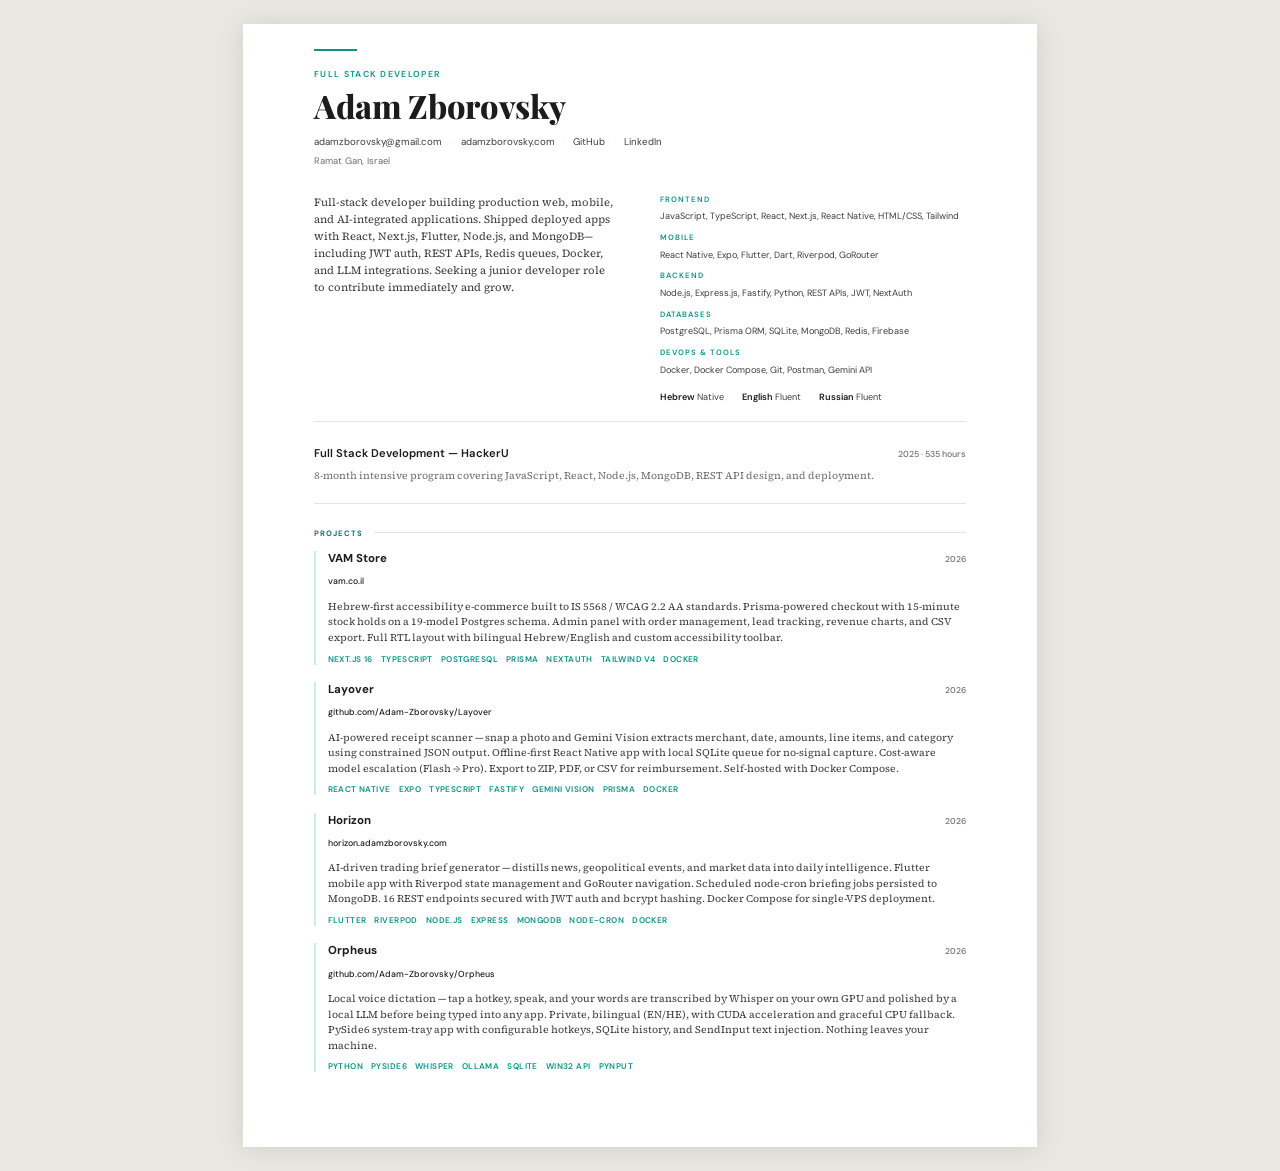
<file: CV_Adam_Zborovsky.html>
<!DOCTYPE html>
<html lang="en">
<head>
<meta charset="UTF-8">
<meta name="viewport" content="width=device-width, initial-scale=1.0">
<title>Adam Zborovsky — Full Stack Developer</title>
<link rel="preconnect" href="https://fonts.googleapis.com">
<link rel="preconnect" href="https://fonts.gstatic.com" crossorigin>
<link href="https://fonts.googleapis.com/css2?family=Playfair+Display:wght@800&family=DM+Sans:wght@400;500;600;700&family=Source+Serif+4:opsz,wght@8..60,400&display=swap" rel="stylesheet">
<style>
  :root{
    --teal:#0d9488;
    --teal-dark:#0f766e;
    --teal-light:#cceae7;
    --divider:#e8e6e1;
    --ink:#1c1c1e;
    --body-dark:#3e3e42;
    --body-light:#6e6e73;

    --font-display:'Playfair Display', Georgia, serif;
    --font-sans:'DM Sans', Arial, sans-serif;
    --font-serif:'Source Serif 4', Georgia, serif;
  }

  *{ box-sizing:border-box; }

  html{ background:#e9e7e2; }

  body{
    margin:0;
    font-family: var(--font-sans);
    -webkit-font-smoothing: antialiased;
    text-rendering: optimizeLegibility;
  }

  .page{
    width:594.96pt;
    max-width:100%;
    min-height:841.92pt;
    margin:24px auto;
    background:#ffffff;
    padding:19pt 53pt 24pt 53pt;
    box-shadow:0 2px 24px rgba(0,0,0,0.10);
  }

  /* ---------- Header ---------- */

  .accent-tick{
    width:32.25pt;
    height:1.5pt;
    background:var(--teal);
    margin-bottom:13pt;
  }

  .eyebrow{
    margin:0;
    font-family:var(--font-sans);
    font-weight:600;
    font-size:6.56pt;
    line-height:1.3;
    letter-spacing:0.15em;
    text-transform:uppercase;
    color:var(--teal);
  }

  h1.name{
    margin:7pt 0 0 0;
    font-family:var(--font-display);
    font-weight:800;
    font-size:24.38pt;
    line-height:1.05;
    color:var(--ink);
    letter-spacing:-0.01em;
  }

  p.contact{
    margin:9pt 0 0 0;
    font-family:var(--font-sans);
    font-weight:400;
    font-size:7.31pt;
    color:var(--body-dark);
  }
  p.contact a{
    color:var(--body-dark);
    text-decoration:none;
  }
  p.contact a:hover{ text-decoration:underline; }
  p.contact .dot{
    color:var(--teal-light);
    margin:0 4pt;
  }

  p.location{
    margin:5pt 0 0 0;
    font-family:var(--font-sans);
    font-weight:400;
    font-size:7.03pt;
    color:var(--body-light);
  }

  /* ---------- Intro grid: summary + skills ---------- */

  .intro-grid{
    margin-top:20pt;
    display:grid;
    grid-template-columns: 227pt 1fr;
    column-gap:32.6pt;
    align-items:start;
  }

  .summary p{
    margin:0;
    font-family:var(--font-serif);
    font-weight:400;
    font-size:8.25pt;
    line-height:1.55;
    color:var(--body-dark);
  }

  .skills{
    display:flex;
    flex-direction:column;
  }

  .skill-row{
    margin-bottom:7pt;
  }
  .skill-row:last-of-type{ margin-bottom:0; }

  .skill-label{
    display:block;
    font-family:var(--font-sans);
    font-weight:600;
    font-size:5.81pt;
    letter-spacing:0.13em;
    text-transform:uppercase;
    color:var(--teal);
    margin-bottom:5pt;
  }

  .skill-list{
    display:block;
    font-family:var(--font-sans);
    font-weight:400;
    font-size:6.84pt;
    line-height:1.35;
    color:var(--body-dark);
  }

  .languages{
    margin-top:4pt;
    font-family:var(--font-sans);
    font-size:6.84pt;
    color:var(--body-dark);
  }
  .languages span{ margin-right:12pt; }
  .languages span:last-child{ margin-right:0; }
  .languages strong{
    font-weight:600;
    color:var(--ink);
  }

  /* ---------- Dividers ---------- */

  .divider{
    border:none;
    height:0.75pt;
    background:var(--divider);
    margin:14pt 0 18pt 0;
  }

  /* ---------- Education ---------- */

  .edu-header{
    display:flex;
    justify-content:space-between;
    align-items:baseline;
    gap:12pt;
  }
  .edu-header h2{
    margin:0;
    font-family:var(--font-sans);
    font-weight:600;
    font-size:8.44pt;
    color:var(--ink);
  }
  .edu-date{
    font-family:var(--font-sans);
    font-weight:500;
    font-size:6.56pt;
    color:var(--body-light);
    white-space:nowrap;
  }

  p.edu-desc{
    margin:6pt 0 0 0;
    font-family:var(--font-serif);
    font-weight:400;
    font-size:7.69pt;
    line-height:1.55;
    color:var(--body-light);
  }

  /* ---------- Projects ---------- */

  .section-heading{
    display:flex;
    align-items:center;
    gap:8pt;
    margin-bottom:10pt;
  }
  .section-heading span{
    font-family:var(--font-sans);
    font-weight:700;
    font-size:5.81pt;
    letter-spacing:0.13em;
    text-transform:uppercase;
    color:var(--teal-dark);
    white-space:nowrap;
  }
  .section-heading .rule{
    flex:1 1 auto;
    height:0.75pt;
    background:var(--divider);
  }

  .project{
    border-left:1.5pt solid var(--teal-light);
    padding-left:8.65pt;
    margin-bottom:13pt;
  }
  .project:last-child{ margin-bottom:0; }

  .project-header{
    display:flex;
    justify-content:space-between;
    align-items:baseline;
    gap:12pt;
  }
  .project-header h3{
    margin:0;
    font-family:var(--font-sans);
    font-weight:700;
    font-size:8.62pt;
    color:var(--ink);
  }
  .project-year{
    font-family:var(--font-sans);
    font-weight:500;
    font-size:6.38pt;
    color:var(--body-light);
    white-space:nowrap;
  }

  a.project-link{
    display:inline-block;
    margin-top:7pt;
    font-family:var(--font-sans);
    font-weight:500;
    font-size:6.56pt;
    color:var(--ink);
    text-decoration:none;
  }
  a.project-link:hover{ text-decoration:underline; }

  p.project-desc{
    margin:7pt 0 0 0;
    font-family:var(--font-serif);
    font-weight:400;
    font-size:7.69pt;
    line-height:1.52;
    color:var(--body-dark);
  }

  .tags{
    margin-top:6pt;
    display:flex;
    flex-wrap:wrap;
    row-gap:3pt;
    column-gap:6pt;
  }
  .tags span{
    font-family:var(--font-sans);
    font-weight:600;
    font-size:6.19pt;
    letter-spacing:0.05em;
    text-transform:uppercase;
    color:var(--teal);
    white-space:nowrap;
  }

  /* ---------- Print ---------- */

  @page{
    size:A4;
    margin:0;
  }
  @media print{
    html{ background:#fff; }
    body{ margin:0; }
    .page{
      margin:0 auto;
      box-shadow:none;
      width:100%;
      min-height:0;
    }
  }
</style>
</head>
<body>
<div class="page">

  <header>
    <div class="accent-tick"></div>
    <p class="eyebrow">Full Stack Developer</p>
    <h1 class="name">Adam Zborovsky</h1>
    <p class="contact">
      <a href="mailto:adamzborovsky@gmail.com" target="_blank">adamzborovsky@gmail.com</a>
      <span class="dot">·</span>
      <a href="https://adamzborovsky.com/" target="_blank">adamzborovsky.com</a>
      <span class="dot">·</span>
      <a href="https://github.com/Adam-Zborovsky" target="_blank">GitHub</a>
      <span class="dot">·</span>
      <a href="https://linkedin.com/in/adam-zborovsky" target="_blank">LinkedIn</a>
    </p>
    <p class="location">Ramat Gan, Israel</p>
  </header>

  <section class="intro-grid">
    <div class="summary">
      <p>Full-stack developer building production web, mobile, and AI-integrated applications. Shipped deployed apps with React, Next.js, Flutter, Node.js, and MongoDB—including JWT auth, REST APIs, Redis queues, Docker, and LLM integrations. Seeking a junior developer role to contribute immediately and grow.</p>
    </div>

    <div class="skills">
      <div class="skill-row">
        <span class="skill-label">Frontend</span>
        <span class="skill-list">JavaScript, TypeScript, React, Next.js, React Native, HTML/CSS, Tailwind</span>
      </div>
      <div class="skill-row">
        <span class="skill-label">Mobile</span>
        <span class="skill-list">React Native, Expo, Flutter, Dart, Riverpod, GoRouter</span>
      </div>
      <div class="skill-row">
        <span class="skill-label">Backend</span>
        <span class="skill-list">Node.js, Express.js, Fastify, Python, REST APIs, JWT, NextAuth</span>
      </div>
      <div class="skill-row">
        <span class="skill-label">Databases</span>
        <span class="skill-list">PostgreSQL, Prisma ORM, SQLite, MongoDB, Redis, Firebase</span>
      </div>
      <div class="skill-row">
        <span class="skill-label">Devops &amp; Tools</span>
        <span class="skill-list">Docker, Docker Compose, Git, Postman, Gemini API</span>
      </div>

      <div class="languages">
        <span><strong>Hebrew</strong> Native</span>
        <span><strong>English</strong> Fluent</span>
        <span><strong>Russian</strong> Fluent</span>
      </div>
    </div>
  </section>

  <hr class="divider">

  <section class="education">
    <div class="edu-header">
      <h2>Full Stack Development — HackerU</h2>
      <span class="edu-date">2025 · 535 hours</span>
    </div>
    <p class="edu-desc">8-month intensive program covering JavaScript, React, Node.js, MongoDB, REST API design, and deployment.</p>
  </section>

  <hr class="divider">

  <section class="projects">
    <div class="section-heading">
      <span>Projects</span>
      <div class="rule"></div>
    </div>

    <article class="project">
      <div class="project-header">
        <h3>VAM Store</h3>
        <span class="project-year">2026</span>
      </div>
      <a class="project-link" href="https://vam.co.il" target="_blank">vam.co.il</a>
      <p class="project-desc">Hebrew-first accessibility e-commerce built to IS&nbsp;5568 / WCAG&nbsp;2.2&nbsp;AA standards. Prisma-powered checkout with 15-minute stock holds on a 19-model Postgres schema. Admin panel with order management, lead tracking, revenue charts, and CSV export. Full RTL layout with bilingual Hebrew/English and custom accessibility toolbar.</p>
      <div class="tags">
        <span>Next.js 16</span>
        <span>TypeScript</span>
        <span>PostgreSQL</span>
        <span>Prisma</span>
        <span>NextAuth</span>
        <span>Tailwind V4</span>
        <span>Docker</span>
      </div>
    </article>

    <article class="project">
      <div class="project-header">
        <h3>Layover</h3>
        <span class="project-year">2026</span>
      </div>
      <a class="project-link" href="https://github.com/Adam-Zborovsky/Layover" target="_blank">github.com/Adam-Zborovsky/Layover</a>
      <p class="project-desc">AI-powered receipt scanner — snap a photo and Gemini Vision extracts merchant, date, amounts, line items, and category using constrained JSON output. Offline-first React Native app with local SQLite queue for no-signal capture. Cost-aware model escalation (Flash&nbsp;→&nbsp;Pro). Export to ZIP, PDF, or CSV for reimbursement. Self-hosted with Docker Compose.</p>
      <div class="tags">
        <span>React Native</span>
        <span>Expo</span>
        <span>TypeScript</span>
        <span>Fastify</span>
        <span>Gemini Vision</span>
        <span>Prisma</span>
        <span>Docker</span>
      </div>
    </article>

    <article class="project">
      <div class="project-header">
        <h3>Horizon</h3>
        <span class="project-year">2026</span>
      </div>
      <a class="project-link" href="https://horizon.adamzborovsky.com/" target="_blank">horizon.adamzborovsky.com</a>
      <p class="project-desc">AI-driven trading brief generator — distills news, geopolitical events, and market data into daily intelligence. Flutter mobile app with Riverpod state management and GoRouter navigation. Scheduled node-cron briefing jobs persisted to MongoDB. 16 REST endpoints secured with JWT auth and bcrypt hashing. Docker Compose for single-VPS deployment.</p>
      <div class="tags">
        <span>Flutter</span>
        <span>Riverpod</span>
        <span>Node.js</span>
        <span>Express</span>
        <span>MongoDB</span>
        <span>Node-cron</span>
        <span>Docker</span>
      </div>
    </article>

    <article class="project">
      <div class="project-header">
        <h3>Orpheus</h3>
        <span class="project-year">2026</span>
      </div>
      <a class="project-link" href="https://github.com/Adam-Zborovsky/Orpheus" target="_blank">github.com/Adam-Zborovsky/Orpheus</a>
      <p class="project-desc">Local voice dictation — tap a hotkey, speak, and your words are transcribed by Whisper on your own GPU and polished by a local LLM before being typed into any app. Private, bilingual (EN/HE), with CUDA acceleration and graceful CPU fallback. PySide6 system-tray app with configurable hotkeys, SQLite history, and SendInput text injection. Nothing leaves your machine.</p>
      <div class="tags">
        <span>Python</span>
        <span>PySide6</span>
        <span>Whisper</span>
        <span>Ollama</span>
        <span>SQLite</span>
        <span>Win32 API</span>
        <span>pynput</span>
      </div>
    </article>

  </section>

</div>
</body>
</html>
</file>
